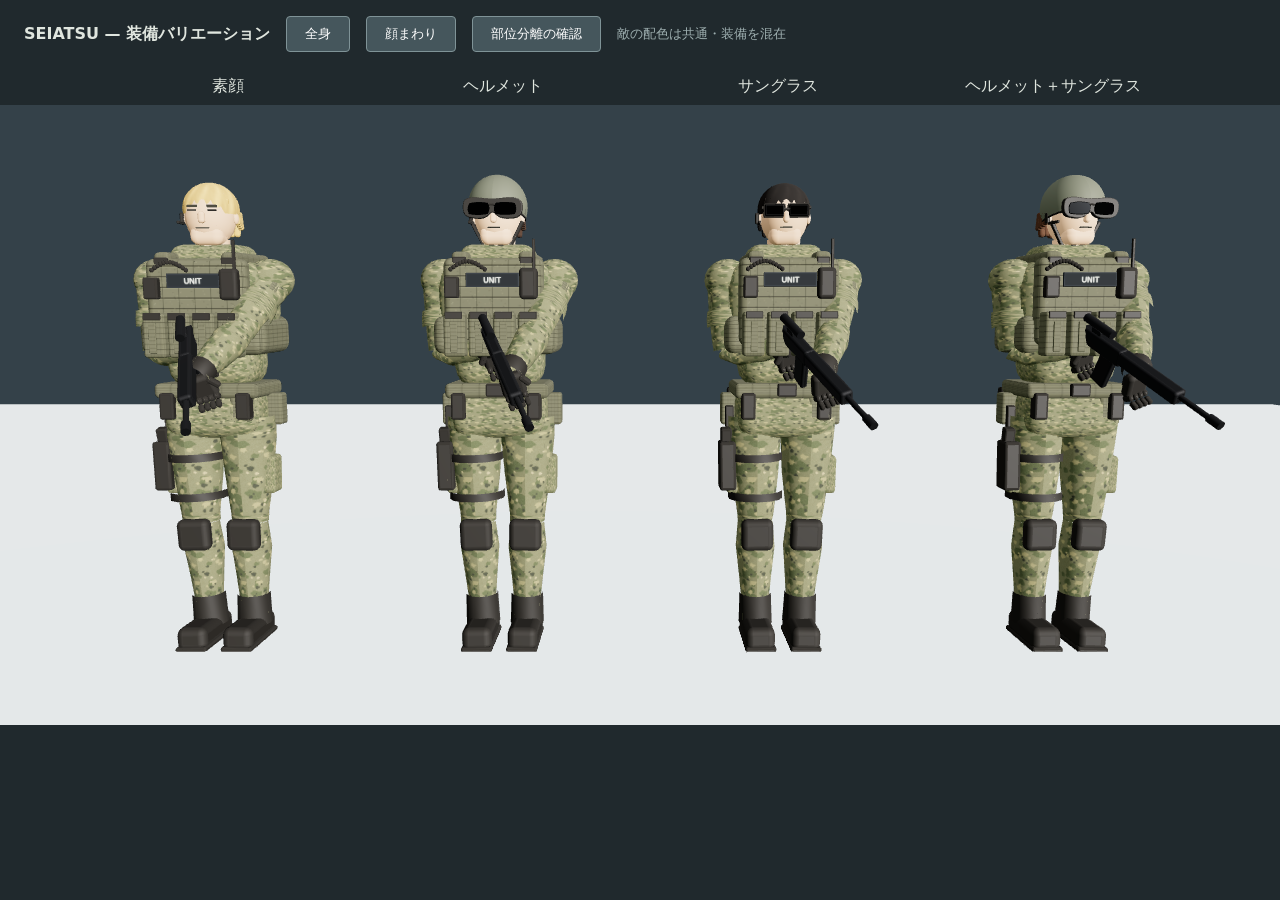
<file: tests/equipment-preview.html>
<!doctype html><meta charset="utf-8"><title>SEIATSU 装備確認</title>
<style>body{margin:0;background:#20292d;color:#e0e6df;font:16px system-ui}header{padding:16px 24px;display:flex;align-items:center;gap:16px}button{padding:8px 18px;background:#45565c;color:white;border:1px solid #7f9397;border-radius:4px}.names{display:flex;max-width:1100px;margin:auto;text-align:center;padding:8px}.names span{width:25%}iframe{border:0;width:100%;height:620px;display:block}small{color:#9eafb0}</style>
<header><b>SEIATSU — 装備バリエーション</b><button id="full">全身</button><button id="head">顔まわり</button><button id="part">部位分離の確認</button><small>敵の配色は共通・装備を混在</small></header>
<div class="names"><span>素顔</span><span>ヘルメット</span><span>サングラス</span><span>ヘルメット＋サングラス</span></div><iframe id="game" src="../index.html?autotest&manual"></iframe>
<script>
const f=document.querySelector('iframe');let view;
f.onload=()=>{
 const w=f.contentWindow,g=w.G,T=w.THREE;g.Menu.show(null);g.Touch.setMode('off');w.document.querySelector('#hud').style.display='none';
 const scene=new T.Scene();scene.background=new T.Color('#344149');scene.environment=g.Game.scene.environment;
 scene.add(new T.HemisphereLight(0xe4efff,0x424c39,1.2));const light=new T.DirectionalLight(0xffead4,1.8);light.position.set(12,5,17);scene.add(light);const fill=new T.DirectionalLight(0xadcfff,.65);fill.position.set(8,2,11);scene.add(fill);
 const ground=new T.Mesh(new T.PlaneGeometry(20,20),new T.MeshStandardMaterial({color:0x465153,roughness:.98}));ground.rotation.x=-Math.PI/2;ground.position.set(12,0,12);scene.add(ground);
 const camera=new T.PerspectiveCamera(36,w.innerWidth/w.innerHeight,.02,40),renderer=g.Game.renderer;renderer.setSize(w.innerWidth,w.innerHeight);renderer.setPixelRatio(1);renderer.autoClear=true;
 const actors=['none','helmet','sunglasses','helmet-sunglasses'].map((gear,i)=>{const h=g.Humanoid.create({gear});h.root.position.set(10.7+i*1.15,0,12.5);scene.add(h.root);h.update({dt:1/60,speed:0,crouch:0,aim:0,aimPitch:0,twist:0,reload:-1,scene});return h;});
 const render=()=>{renderer.setRenderTarget(null);renderer.clear();renderer.render(scene,camera);};
 view={full(){camera.position.set(12.425,1.35,16.4);camera.lookAt(12.425,.94,12.5);render();},head(){camera.position.set(12.425,1.72,16);camera.lookAt(12.425,1.67,12.5);camera.zoom=1.1;camera.updateProjectionMatrix();render();},part(){g.Physics.scene=scene;g.Game.dismember=true;actors.forEach((h,i)=>{h.die('x',1);h.update({dt:1/60,scene});if(i)g.Physics.sever(h,{part:['head','head','arms','legs'][i],side:1,dir:new T.Vector3(0,0,1)});});for(let i=0;i<75;i++)g.Physics.update(1/60);camera.zoom=1;camera.position.set(12.425,3.8,16);camera.lookAt(12.425,.3,12.8);camera.updateProjectionMatrix();render();}};
 view.full();
};
document.querySelector('#full').onclick=()=>{view?.full();};document.querySelector('#head').onclick=()=>view?.head();document.querySelector('#part').onclick=()=>view?.part();
</script>
</file>
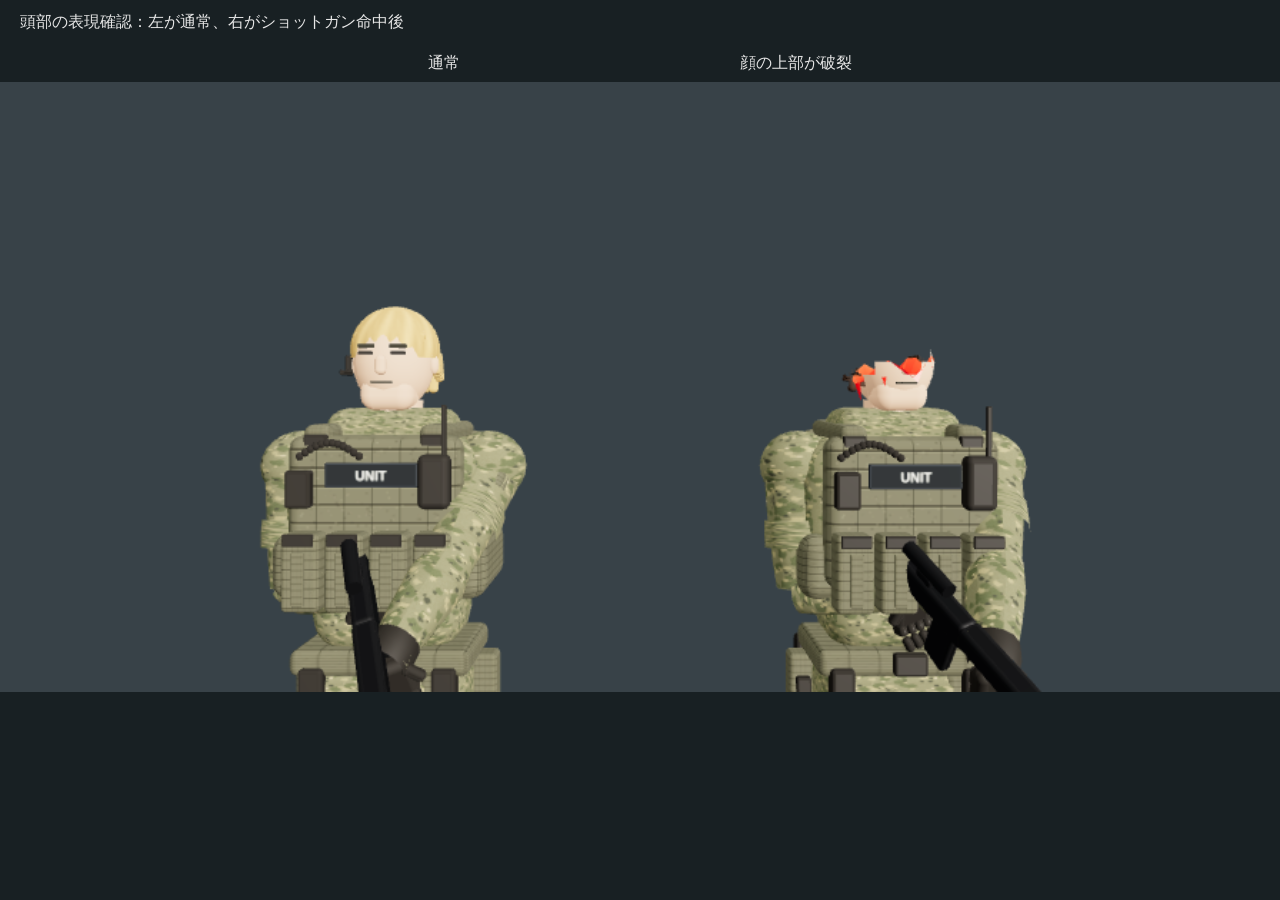
<file: tests/head-preview.html>
<!doctype html><html lang="ja"><meta charset="utf-8"><title>SEIATSU 頭部表現</title>
<style>body{margin:0;background:#182023;color:#e7e7e7;font:16px system-ui}header{padding:12px 20px}iframe{display:block;width:100%;height:610px;border:0}.labels{display:flex;justify-content:center;gap:280px;padding:8px}</style>
<header>頭部の表現確認：左が通常、右がショットガン命中後</header><div class="labels"><span>通常</span><span>顔の上部が破裂</span></div>
<iframe id="game" src="../index.html?autotest&manual"></iframe>
<script>
const f=document.getElementById('game');
f.onload=()=>{
 const w=f.contentWindow,g=w.G,T=w.THREE,scene=new T.Scene(),renderer=g.Game.renderer;
 w.document.getElementById('hud').style.display='none';g.Touch.setMode('off');g.Menu.show(null);
 scene.background=new T.Color(0x384248);
 scene.add(new T.HemisphereLight(0xffffff,0x626060,1.6));
 const sun=new T.DirectionalLight(0xfff0df,2);sun.position.set(10,5,16);scene.add(sun);
 const camera=new T.PerspectiveCamera(38,w.innerWidth/w.innerHeight,.02,30);
 const h1=g.Humanoid.create({gear:'none'}),h2=g.Humanoid.create({gear:'none'});
 h1.root.position.set(11.9,0,12.5);h2.root.position.set(13.1,0,12.5);
 for(const h of [h1,h2]){scene.add(h.root);h.update({dt:1/60,speed:0,crouch:0,aim:0,aimPitch:0,twist:0,reload:-1,scene});}
 g.Physics.scene=scene;g.Game.dismember=true;g.Physics.sever(h2,{part:'head',side:0,dir:new T.Vector3(0,0,.1)});
 for(let i=0;i<120;i++)g.Physics.update(1/60);
 camera.position.set(12.5,1.66,14.65);camera.lookAt(12.5,1.68,12.5);
 g.Game.render=()=>{renderer.setRenderTarget(null);renderer.clear();renderer.render(scene,camera);};
 g.Game.render();
};
</script></html>
</file>
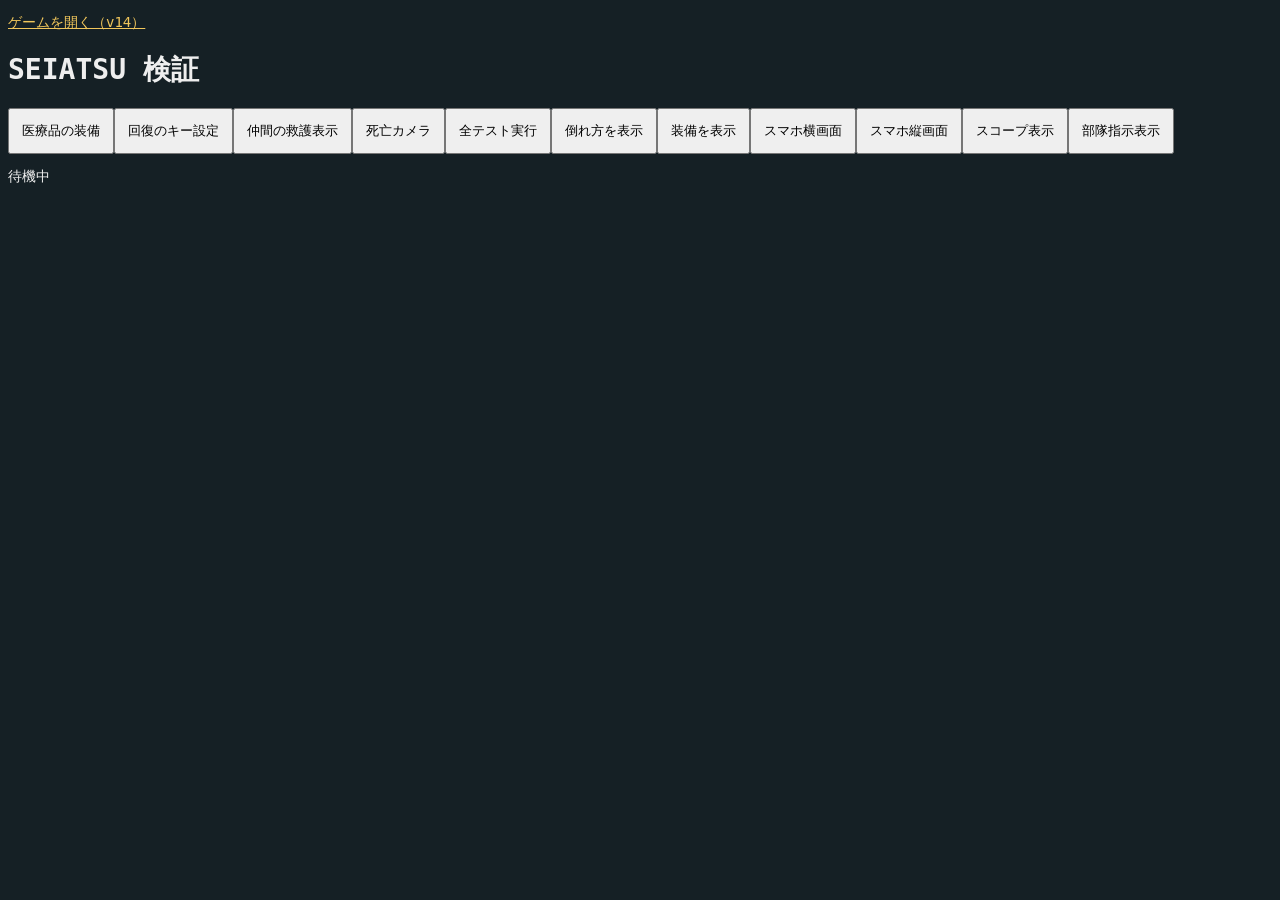
<file: tests/run.html>
<!doctype html><meta charset="utf-8"><title>SEIATSU v14 tests</title>
<p><a href="../index.html" style="color:#f1c65b">ゲームを開く（v14）</a></p>
<style>body{font:14px monospace;background:#152025;color:#eee}button{padding:12px}iframe{display:block;border:0;width:844px;height:390px}pre{white-space:pre-wrap} .fail{color:#ffa197}</style>
<h1>SEIATSU 検証</h1><button id="run">全テスト実行</button><button id="mobile">スマホ横画面</button><button id="portrait">スマホ縦画面</button><button id="scope-preview">スコープ表示</button><button id="command-preview">部隊指示表示</button><pre id="result">待機中</pre><div id="frame"></div>
<script>
const result=document.querySelector('#result'), holder=document.querySelector('#frame');
async function load(){const old=holder.querySelector("iframe");if(old?.contentWindow.G?.Game?.renderer)old.contentWindow.G.Game.renderer.forceContextLoss();holder.replaceChildren(); const f=document.createElement('iframe'); holder.append(f); await new Promise(r=>{f.onload=r;f.src='../index.html?autotest&manual';});return f;}
async function run(){const reports=[];document.querySelector('#run').disabled=true;localStorage.setItem('cq_map_v1',JSON.stringify('facility'));localStorage.setItem('cq_settings_v1',JSON.stringify({q:'low',fs:false,allies:0}));
for(const name of (new URLSearchParams(location.search).has('combat')?['combat-tests.js','knife-tests.js','medical-aid-tests.js']:new URLSearchParams(location.search).has('weapon')?['weapon-tests.js','weapon-sound-tests.js']:new URLSearchParams(location.search).has('quick')?['features-tests.js','revision-tests.js','acoustics-tests.js','radio-command-tests.js','weapon-sound-tests.js','loadout-tests.js','medical-aid-tests.js']:['features-tests.js','input-tests.js','pad-tests.js','weapon-tests.js','auto-tests.js','revision-tests.js','combat-tests.js','knife-tests.js','acoustics-tests.js','radio-command-tests.js','weapon-sound-tests.js','loadout-tests.js','medical-aid-tests.js'])){result.textContent='実行中: '+name; const f=await load();try{const text=await (await fetch(name)).text();const report=await f.contentWindow.eval('var $ = id => document.getElementById(id);\n'+text);reports.push({name,report});await fetch("/qa-result",{method:'POST',body:JSON.stringify(reports)});}catch(e){reports.push({name,report:'FAIL '+e.stack});}}
result.textContent=reports.map(x=>x.name+'\n'+x.report).join('\n\n');await fetch('/qa-result',{method:'POST',body:JSON.stringify(reports)});document.querySelector('#run').disabled=false;}
document.querySelector('#run').onclick=run;
async function preview(w,h,scoped=false,orders=false){const f=await load();f.style.width=w+'px';f.style.height=h+'px'; const g=f.contentWindow.G;if(orders){g.Game.allyCount=2;g.Game.reset();}g.Touch.setMode('on');g.Game.testMode=true;g.Game.manual=false;g.Enemies.list.forEach(e=>e.update=()=>{});g.Player.pos.set(12.5,0,2.5);g.Player.yaw=Math.PI;g.Player.pitch=0;g.Player.camInit=false;if(scoped){g.Input.mouse.rmb=true;g.Player.adsT=1;}g.Game.last=f.contentWindow.performance.now();g.Game.frame(g.Game.last);g.Menu.show(null);if(orders){g.Allies.select('both');g.Allies.orderMove(new f.contentWindow.THREE.Vector3(12.5,0,6.5));g.HUD.radio('ALPHA','Roger. Moving to your mark.');g.HUD.update(0);}g.Game.render();result.textContent=(orders?'部隊指示プレビュー ':'タッチ操作プレビュー ')+w+'×'+h;}
document.querySelector('#scope-preview').onclick=()=>preview(1000,600,true);
document.querySelector('#mobile').onclick=()=>preview(844,390);document.querySelector('#portrait').onclick=()=>preview(390,844);
document.querySelector('#command-preview').onclick=()=>preview(844,390,false,true);
for(const [label,mode]of [['医療品の装備','loadout'],['回復のキー設定','keys'],['仲間の救護表示','aid'],['死亡カメラ','death']]){
 const b=document.createElement('button');b.textContent=label;document.querySelector('#run').before(b);
 b.onclick=async()=>{
   const f=await load();f.style.width='1000px';f.style.height='650px';const g=f.contentWindow.G,T=f.contentWindow.THREE;
   if(mode==='loadout'||mode==='keys'){g.Game.state='menu';g.Menu.show('main');g.Menu.panel(mode);g.Game.render();if(mode==='loadout')f.contentDocument.getElementById('lo-stim').scrollIntoView({block:'center'});return;}
   g.Game.allyCount=2;g.Game.reset();g.Game.state='playing';g.Menu.show(null);g.Touch.setMode('off');g.Input.enabled=true;
   g.Enemies.list.forEach(e=>{e.pos.set(40,0,30);e.update=()=>{};e.syncModel(1/60);});
   g.Player.pos.set(12.5,0,2.5);g.Player.yaw=Math.PI;g.Player.pitch=-.1;g.Player.camInit=false;
   g.Allies.mode='hold';g.Allies.list.forEach((a,i)=>{a.pos.set(12.5+i,0,3.8);a.moveState='holding';a.hp=35+i*55;a.hurtT=g.time;a.percT=999;a.syncModel(1/60);});
   g.Player.med.stim=1;g.Game.step(2);
   if(mode==='death'){g.Player.hp=.001;g.Player.wounds=[{type:'light',area:'arm',rate:1}];g.Game.step(100);}
   g.HUD.update(0);const draw=()=>{if(!f.isConnected)return;g.Game.render();f.contentWindow.requestAnimationFrame(draw);};draw();result.textContent=label;
 };
}
const gearButton=document.createElement('button');gearButton.textContent='装備を表示';document.querySelector('#run').after(gearButton);
gearButton.onclick=async()=>{
 const f=await load();f.style.width='1000px';f.style.height='650px';const g=f.contentWindow.G,T=f.contentWindow.THREE;
 g.Game.manual=true;g.Menu.show(null);f.contentDocument.getElementById('hud').style.display='none';g.Touch.setMode('off');
 const scene=new T.Scene();scene.background=new T.Color(0x444950);scene.add(new T.HemisphereLight(0xffffff,0x7a8795,1.2));
 const key=new T.DirectionalLight(0xffffff,2);key.position.set(2,4,3);scene.add(key);
 for(const [i,angle]of [[0,-.2],[1,1.1]]){
   const h=g.Humanoid.create({style:'swat',team:'blue',gear:'helmet-sunglasses'});h.root.position.x=(i-.5)*.85;h.root.rotation.y=angle;scene.add(h.root);
   for(let n=0;n<40;n++)h.update({dt:1/60,speed:0,crouch:0,aim:0,aimPitch:0,twist:0,reload:-1,scene});
 }
 g.camera.position.set(0,1.85,2.6);g.camera.lookAt(new T.Vector3(0,1.45,0));g.camera.fov=35;g.camera.updateProjectionMatrix();
 const draw=()=>{if(!f.isConnected)return;g.Game.renderer.setRenderTarget(null);g.Game.renderer.render(scene,g.camera);f.contentWindow.requestAnimationFrame(draw);};draw();
 result.textContent='SWAT装備：正面と斜め側面';
};
const ragdollButton=document.createElement('button');ragdollButton.textContent='倒れ方を表示';document.querySelector('#run').after(ragdollButton);
ragdollButton.onclick=async()=>{
 const f=await load();f.style.width='1000px';f.style.height='650px';const g=f.contentWindow.G,T=f.contentWindow.THREE;
 g.Game.manual=true;g.Game.state='playing';g.Menu.show(null);g.Viewmodel.setVisible(false);
 g.Enemies.list.forEach(e=>e.body.root.visible=false);g.Allies.list.forEach(e=>e.body.root.visible=false);
 for(const [i,posture]of ['stand','crouch','prone'].entries()){
   const h=g.Humanoid.create();h.root.position.set(25+i*1.4,0,16.5);g.Game.scene.add(h.root);
   for(let n=0;n<100;n++)h.update({dt:1/60,speed:0,crouch:posture==='crouch'?1:0,prone:posture==='prone',aim:0,aimPitch:0,twist:0,reload:-1,scene:g.Game.scene});
   h.die('x',1);h.update({dt:1/60,scene:g.Game.scene});
 }
 for(let i=0;i<240;i++)g.Physics.update(1/60);
 g.camera.position.set(26.4,4.8,20.8);g.camera.lookAt(new T.Vector3(26.4,0,16.5));g.camera.fov=55;g.camera.updateProjectionMatrix();
 const draw=()=>{if(!f.isConnected)return;g.Game.render();f.contentWindow.requestAnimationFrame(draw);};draw();
 result.textContent='左から立位・しゃがみ・匍匐から倒れた最終姿勢';
};
</script>
</file>
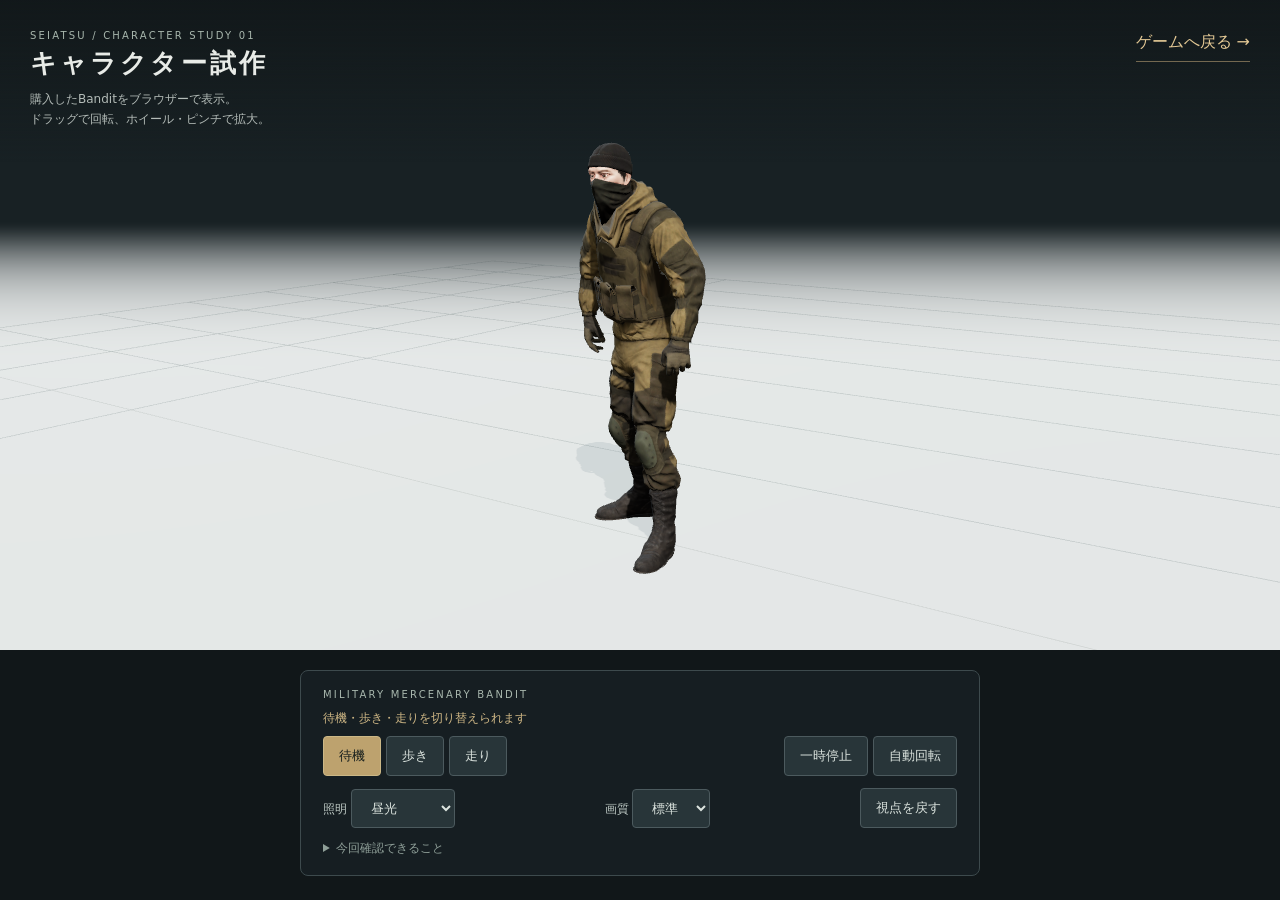
<file: builds/r-d13e32d4a6a69a68/asset-lab.html>
<!doctype html><html lang="ja"><head><meta charset="utf-8"><meta name="viewport" content="width=device-width,initial-scale=1"><link rel="icon" href="data:,"><title>制圧 | キャラクター試作</title>
<style>*{box-sizing:border-box}body{margin:0;background:#111719;color:#e8ebe7;font-family:system-ui,'Yu Gothic',sans-serif}canvas{display:block;width:100%;height:100dvh;touch-action:none}header{position:absolute;top:0;left:0;right:0;display:flex;justify-content:space-between;align-items:flex-start;padding:24px 30px;pointer-events:none;background:linear-gradient(#111719dc,transparent)}header a{pointer-events:auto}h1{margin:3px 0;font-size:26px;font-weight:600;letter-spacing:.12em}.eyebrow{font-size:10px;color:#a8b7ad;letter-spacing:.22em}a{color:#e4c995;text-decoration:none;border-bottom:1px solid #746850;padding:8px 0}p{font-size:12px;line-height:1.7;color:#b4bcb8;margin:8px 0}.panel{position:absolute;bottom:24px;left:50%;transform:translateX(-50%);width:min(680px,94vw);padding:18px 22px;background:#172024ed;border:1px solid #3d4a4d;border-radius:8px;backdrop-filter:blur(14px)}.row{display:flex;gap:8px;flex-wrap:wrap;align-items:center;justify-content:space-between}button,select{font:inherit;font-size:13px;color:#dce4df;background:#283539;border:1px solid #4c5a5e;padding:10px 15px;border-radius:4px;cursor:pointer}button.active{background:#bda26e;border-color:#cbb786;color:#18201e}button:disabled{opacity:.45;cursor:wait}#status{color:#cfb785;font-size:12px;min-height:18px}#metrics{font-variant-numeric:tabular-nums;font-size:11px;color:#899a94;margin-left:auto}label{font-size:12px;color:#bfcac5}#fatal{position:absolute;top:42%;left:50%;transform:translate(-50%,-50%);max-width:440px;line-height:1.9;color:#ead1a5}details{font-size:12px;margin-top:12px;color:#8f9f98}summary{cursor:pointer}details p{font-size:11px}@media(max-width:600px){header{padding:18px}h1{font-size:20px}.panel{bottom:10px;padding:14px}button{padding:9px 11px}header p{max-width:220px}}</style></head>
<body><canvas id="preview"></canvas><header><div><span class="eyebrow">SEIATSU / CHARACTER STUDY 01</span><h1>キャラクター試作</h1><p>購入したBanditをブラウザーで表示。<br>ドラッグで回転、ホイール・ピンチで拡大。</p></div><a href="index.html">ゲームへ戻る →</a></header>
<div id="fatal" role="alert"></div><section class="panel"><div class="row"><span class="eyebrow">MILITARY MERCENARY BANDIT</span><span id="metrics"></span></div><p id="status" role="status">キャラクターを読み込んでいます…</p><div class="row"><div><button data-clip="ThirdPersonIdle" disabled>待機</button> <button data-clip="ThirdPersonWalk" disabled>歩き</button> <button data-clip="ThirdPersonRun" disabled>走り</button></div><div><button id="pause" disabled>一時停止</button> <button id="rotate">自動回転</button></div></div><div class="row" style="margin-top:12px"><label>照明 <select id="light"><option value="day">昼光</option><option value="warm">夕方</option><option value="night">夜の照明</option></select></label><label>画質 <select id="quality"><option value="standard">標準</option><option value="low">軽量</option></select></label><button id="reset-view">視点を戻す</button></div><details><summary>今回確認できること</summary><p>素材に含まれる待機・歩き・走りのデモ動作と、肌・服の見え方を確認できます。戦闘中の構え、匍匐、負傷、倒れ方への組込みは次の段階です。FPS Animation Pack Liteの腕と武器は、この表示にはまだ使っていません。</p></details></section>
<script src="js/three.min.js"></script><script src="js/lib/GLTFLoader.js"></script><script src="js/lib/OrbitControls.js"></script><script src="js/lib/RoomEnvironment.js"></script><script src="js/asset-lab.js"></script></body></html>
</file>
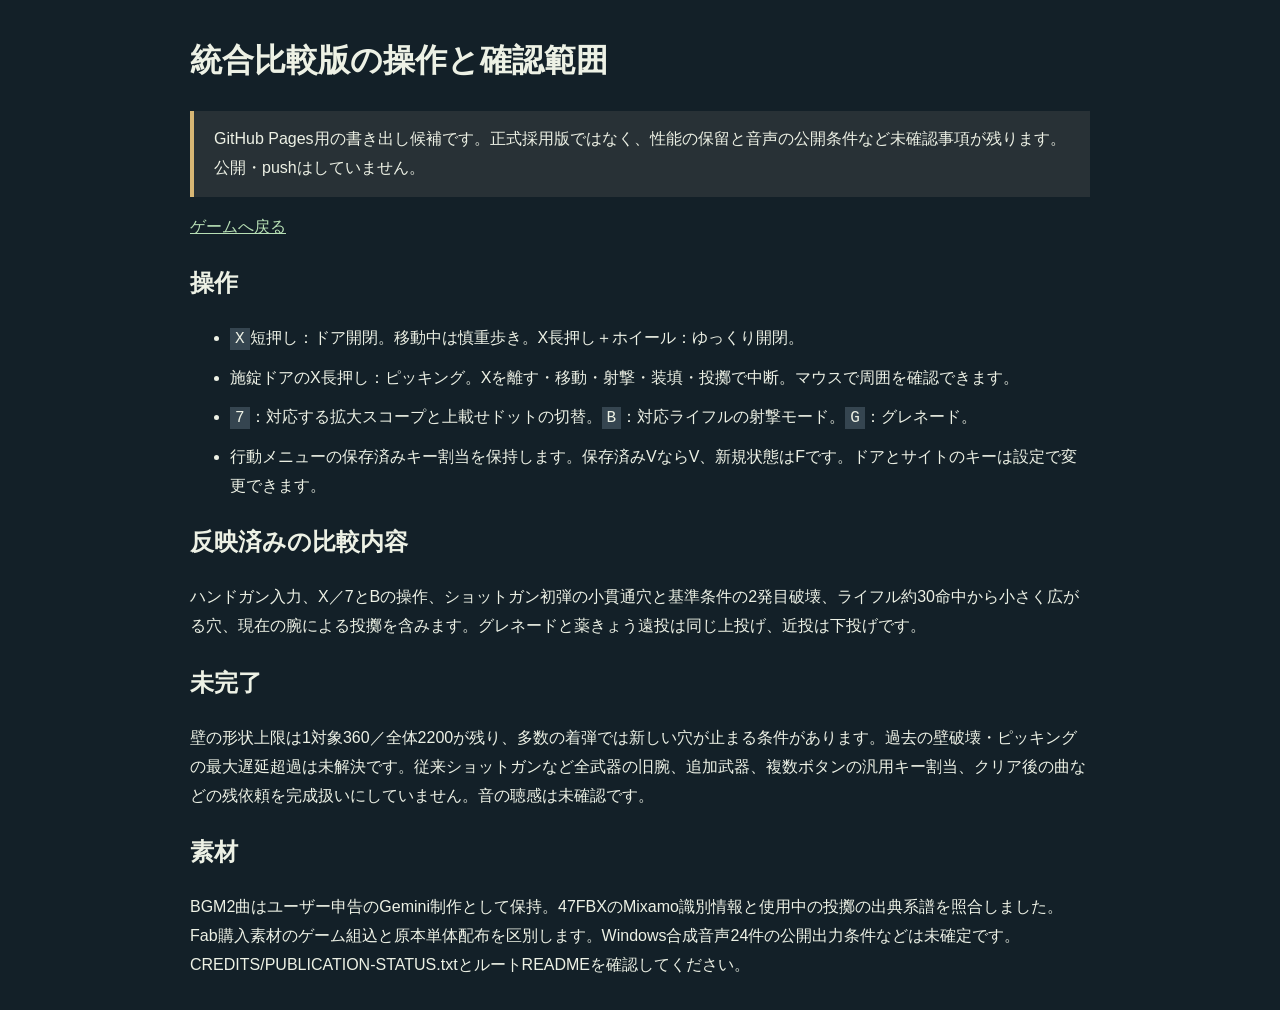
<file: builds/r-d13e32d4a6a69a68/review.html>
<!doctype html><html lang="ja"><meta charset="utf-8"><meta name="viewport" content="width=device-width,initial-scale=1"><title>統合比較版の操作と確認範囲</title><style>body{max-width:900px;margin:32px auto;padding:0 24px;background:#132028;color:#edf1e5;font:16px/1.8 sans-serif}a{color:#b7dfb5}li{margin:10px 0}kbd{padding:2px 5px;background:#354550}aside{padding:14px 20px;border-left:4px solid #d7b674;background:#283136}</style><h1>統合比較版の操作と確認範囲</h1><aside>GitHub Pages用の書き出し候補です。正式採用版ではなく、性能の保留と音声の公開条件など未確認事項が残ります。公開・pushはしていません。</aside><p><a href="index.html">ゲームへ戻る</a></p><h2>操作</h2><ul><li><kbd>X</kbd>短押し：ドア開閉。移動中は慎重歩き。X長押し＋ホイール：ゆっくり開閉。</li><li>施錠ドアのX長押し：ピッキング。Xを離す・移動・射撃・装填・投擲で中断。マウスで周囲を確認できます。</li><li><kbd>7</kbd>：対応する拡大スコープと上載せドットの切替。<kbd>B</kbd>：対応ライフルの射撃モード。<kbd>G</kbd>：グレネード。</li><li>行動メニューの保存済みキー割当を保持します。保存済みVならV、新規状態はFです。ドアとサイトのキーは設定で変更できます。</li></ul><h2>反映済みの比較内容</h2><p>ハンドガン入力、X／7とBの操作、ショットガン初弾の小貫通穴と基準条件の2発目破壊、ライフル約30命中から小さく広がる穴、現在の腕による投擲を含みます。グレネードと薬きょう遠投は同じ上投げ、近投は下投げです。</p><h2>未完了</h2><p>壁の形状上限は1対象360／全体2200が残り、多数の着弾では新しい穴が止まる条件があります。過去の壁破壊・ピッキングの最大遅延超過は未解決です。従来ショットガンなど全武器の旧腕、追加武器、複数ボタンの汎用キー割当、クリア後の曲などの残依頼を完成扱いにしていません。音の聴感は未確認です。</p><h2>素材</h2><p>BGM2曲はユーザー申告のGemini制作として保持。47FBXのMixamo識別情報と使用中の投擲の出典系譜を照合しました。Fab購入素材のゲーム組込と原本単体配布を区別します。Windows合成音声24件の公開出力条件などは未確定です。CREDITS/PUBLICATION-STATUS.txtとルートREADMEを確認してください。</p></html>
</file>
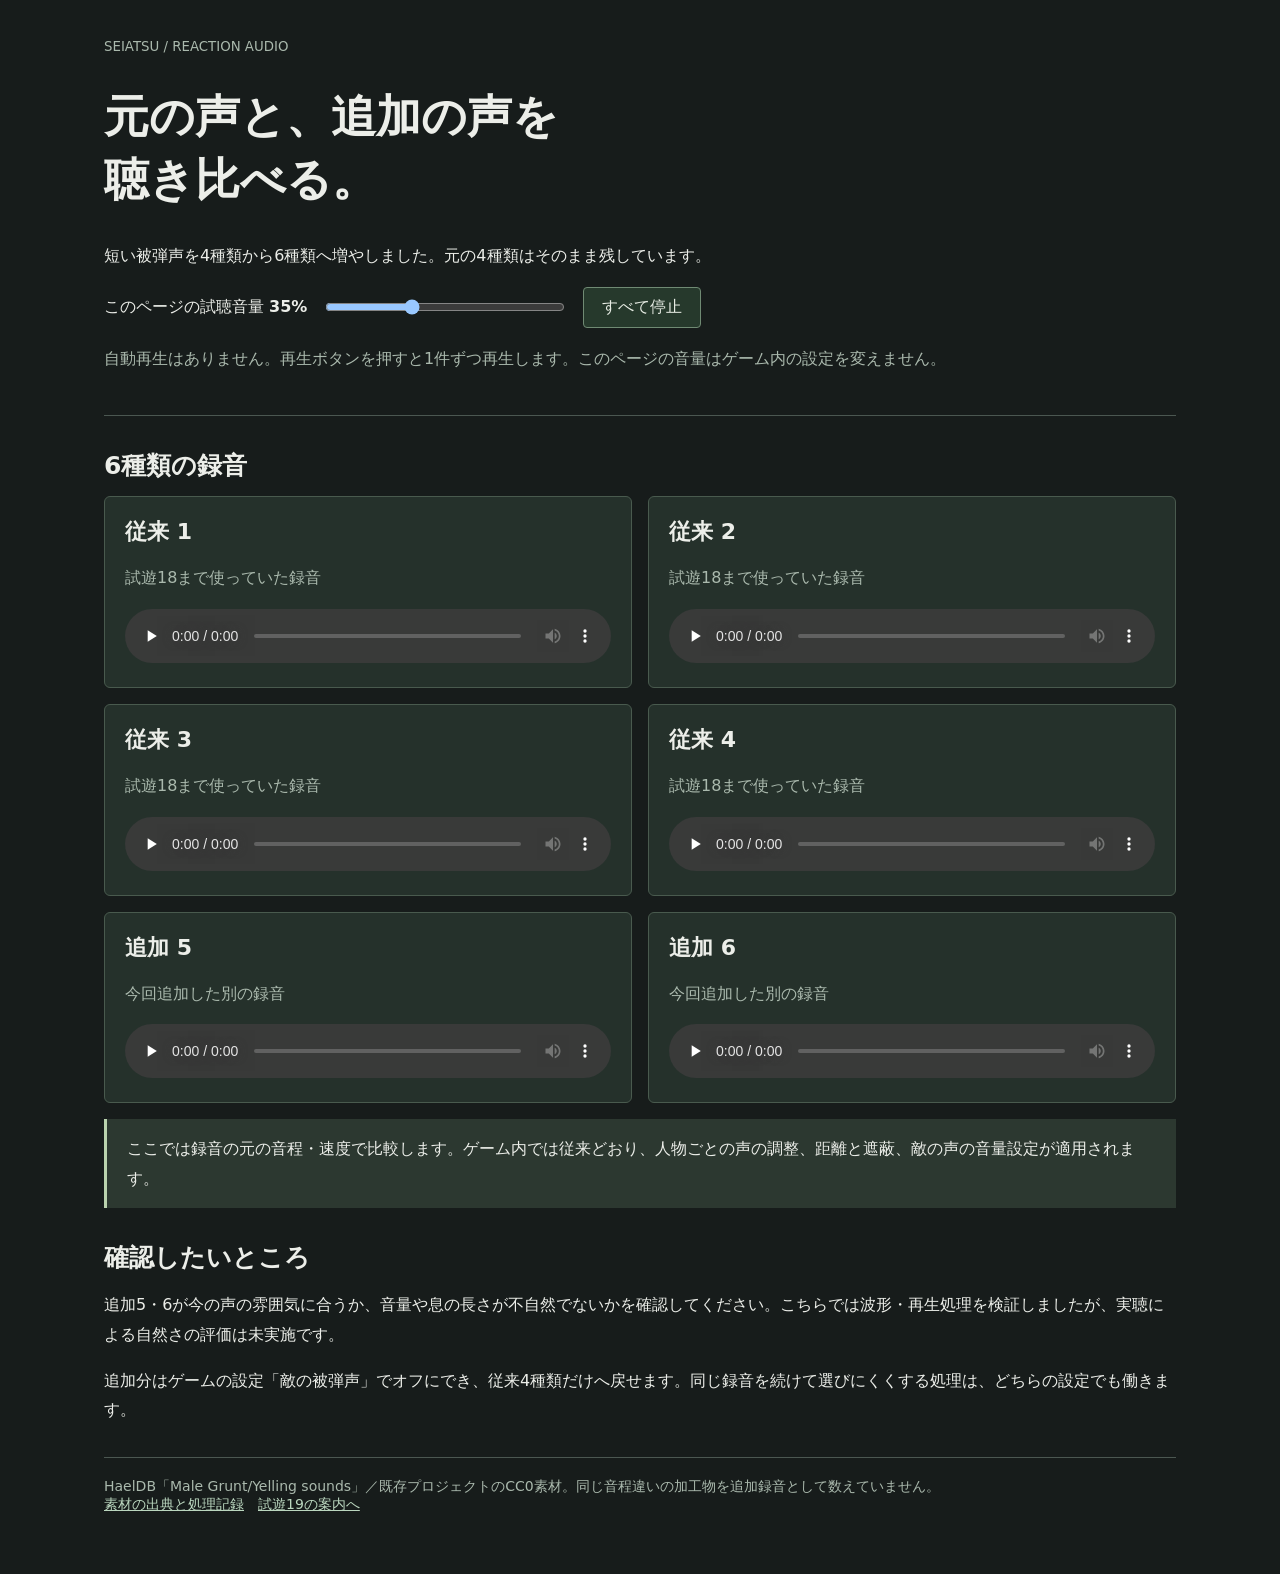
<file: builds/r-d13e32d4a6a69a68/voice-review19.html>
<!doctype html><html lang="ja"><meta charset="utf-8"><meta name="viewport" content="width=device-width,initial-scale=1"><link rel="icon" href="data:,"><title>被弾声の聴き比べ · 制圧</title><style>:root{color-scheme:dark;font-family:system-ui,"Yu Gothic",sans-serif;color:#eceee9;background:#171c1b}*{box-sizing:border-box}body{margin:0}main{max-width:1120px;margin:auto;padding:36px 24px 60px}header{border-bottom:1px solid #4b5751;padding-bottom:26px}h1{font-size:clamp(29px,5vw,45px);line-height:1.4}h2{font-size:25px;margin:33px 0 14px}p,li,td,th{line-height:1.85}a{color:#bbd7bf}.play{display:inline-block;background:#c5d7bd;color:#1b2b20;text-decoration:none;padding:14px 25px;border-radius:5px;font-weight:700}.muted,small{color:#aab9ad}.grid{display:grid;grid-template-columns:1fr 1fr;gap:20px}figure{margin:0;background:#25312b;border:1px solid #495a4e;border-radius:6px;overflow:hidden}img{width:100%;display:block}figcaption{padding:14px 17px;line-height:1.8;font-size:14px}figcaption strong{display:block;font-size:18px}table{border-collapse:collapse;width:100%}td,th{padding:12px 9px;border-bottom:1px solid #4b5751;vertical-align:top;text-align:left}th{width:23%;color:#c3d8bd}kbd{font:inherit;border:1px solid #779780;border-radius:3px;padding:0 5px}.note{background:#2c3830;border-left:3px solid #bad3ae;padding:15px 20px}footer{border-top:1px solid #4b5751;margin-top:32px;padding-top:20px;color:#aab9ad;font-size:14px}@media(max-width:760px){main{padding:22px 16px 40px}.grid{grid-template-columns:1fr}td,th{padding:10px 5px}}</style><style>.samples{display:grid;grid-template-columns:1fr 1fr;gap:16px}.sample{padding:20px;background:#25312b;border:1px solid #495a4e;border-radius:6px}.sample strong{font-size:22px}.sample audio{width:100%}.level{display:flex;align-items:center;gap:16px;flex-wrap:wrap}.level input{width:240px}button{font:inherit;padding:9px 18px;border:1px solid #6f8a73;background:#26392c;color:#e9eee6;border-radius:4px;cursor:pointer}@media(max-width:680px){.samples{grid-template-columns:1fr}}</style>
<main><header><small>SEIATSU / REACTION AUDIO</small><h1>元の声と、追加の声を<br>聴き比べる。</h1><p>短い被弾声を4種類から6種類へ増やしました。元の4種類はそのまま残しています。</p><div class="level"><label for="preview-volume">このページの試聴音量 <b id="preview-value">35%</b></label><input id="preview-volume" type="range" min="0" max="100" value="35" aria-label="試聴音量"><button id="stop-all">すべて停止</button></div><p class="muted">自動再生はありません。再生ボタンを押すと1件ずつ再生します。このページの音量はゲーム内の設定を変えません。</p></header>
<h2>6種類の録音</h2><div class="samples"><article class="sample"><strong>従来 1</strong><p class="muted">試遊18まで使っていた録音</p><audio controls preload="none" aria-label="従来の被弾声1" src="assets/audio/player/hurt-1.wav"></audio></article><article class="sample"><strong>従来 2</strong><p class="muted">試遊18まで使っていた録音</p><audio controls preload="none" aria-label="従来の被弾声2" src="assets/audio/player/hurt-2.wav"></audio></article><article class="sample"><strong>従来 3</strong><p class="muted">試遊18まで使っていた録音</p><audio controls preload="none" aria-label="従来の被弾声3" src="assets/audio/player/hurt-3.wav"></audio></article><article class="sample"><strong>従来 4</strong><p class="muted">試遊18まで使っていた録音</p><audio controls preload="none" aria-label="従来の被弾声4" src="assets/audio/player/hurt-4.wav"></audio></article><article class="sample"><strong>追加 5</strong><p class="muted">今回追加した別の録音</p><audio controls preload="none" aria-label="追加の被弾声5" src="assets/audio/enemy19/hurt-5.wav"></audio></article><article class="sample"><strong>追加 6</strong><p class="muted">今回追加した別の録音</p><audio controls preload="none" aria-label="追加の被弾声6" src="assets/audio/enemy19/hurt-6.wav"></audio></article></div><p class="note">ここでは録音の元の音程・速度で比較します。ゲーム内では従来どおり、人物ごとの声の調整、距離と遮蔽、敵の声の音量設定が適用されます。</p><h2>確認したいところ</h2><p>追加5・6が今の声の雰囲気に合うか、音量や息の長さが不自然でないかを確認してください。こちらでは波形・再生処理を検証しましたが、実聴による自然さの評価は未実施です。</p><p>追加分はゲームの設定「敵の被弾声」でオフにでき、従来4種類だけへ戻せます。同じ録音を続けて選びにくくする処理は、どちらの設定でも働きます。</p><footer>HaelDB「Male Grunt/Yelling sounds」／既存プロジェクトのCC0素材。同じ音程違いの加工物を追加録音として数えていません。<br><a href="assets/audio/enemy19/CREDITS.md">素材の出典と処理記録</a>　<a href="review.html">試遊19の案内へ</a></footer></main>
<script>const players=[...document.querySelectorAll('audio')],level=document.getElementById('preview-volume');function setLevel(){for(const p of players)p.volume=+level.value/100;document.getElementById('preview-value').textContent=level.value+'%';}setLevel();level.oninput=setLevel;for(const p of players)p.addEventListener('play',()=>{for(const other of players)if(other!==p){other.pause();other.currentTime=0;}});document.getElementById('stop-all').onclick=()=>{for(const p of players){p.pause();p.currentTime=0;}};window.addEventListener('pagehide',()=>players.forEach(p=>p.pause()));</script></html>
</file>
